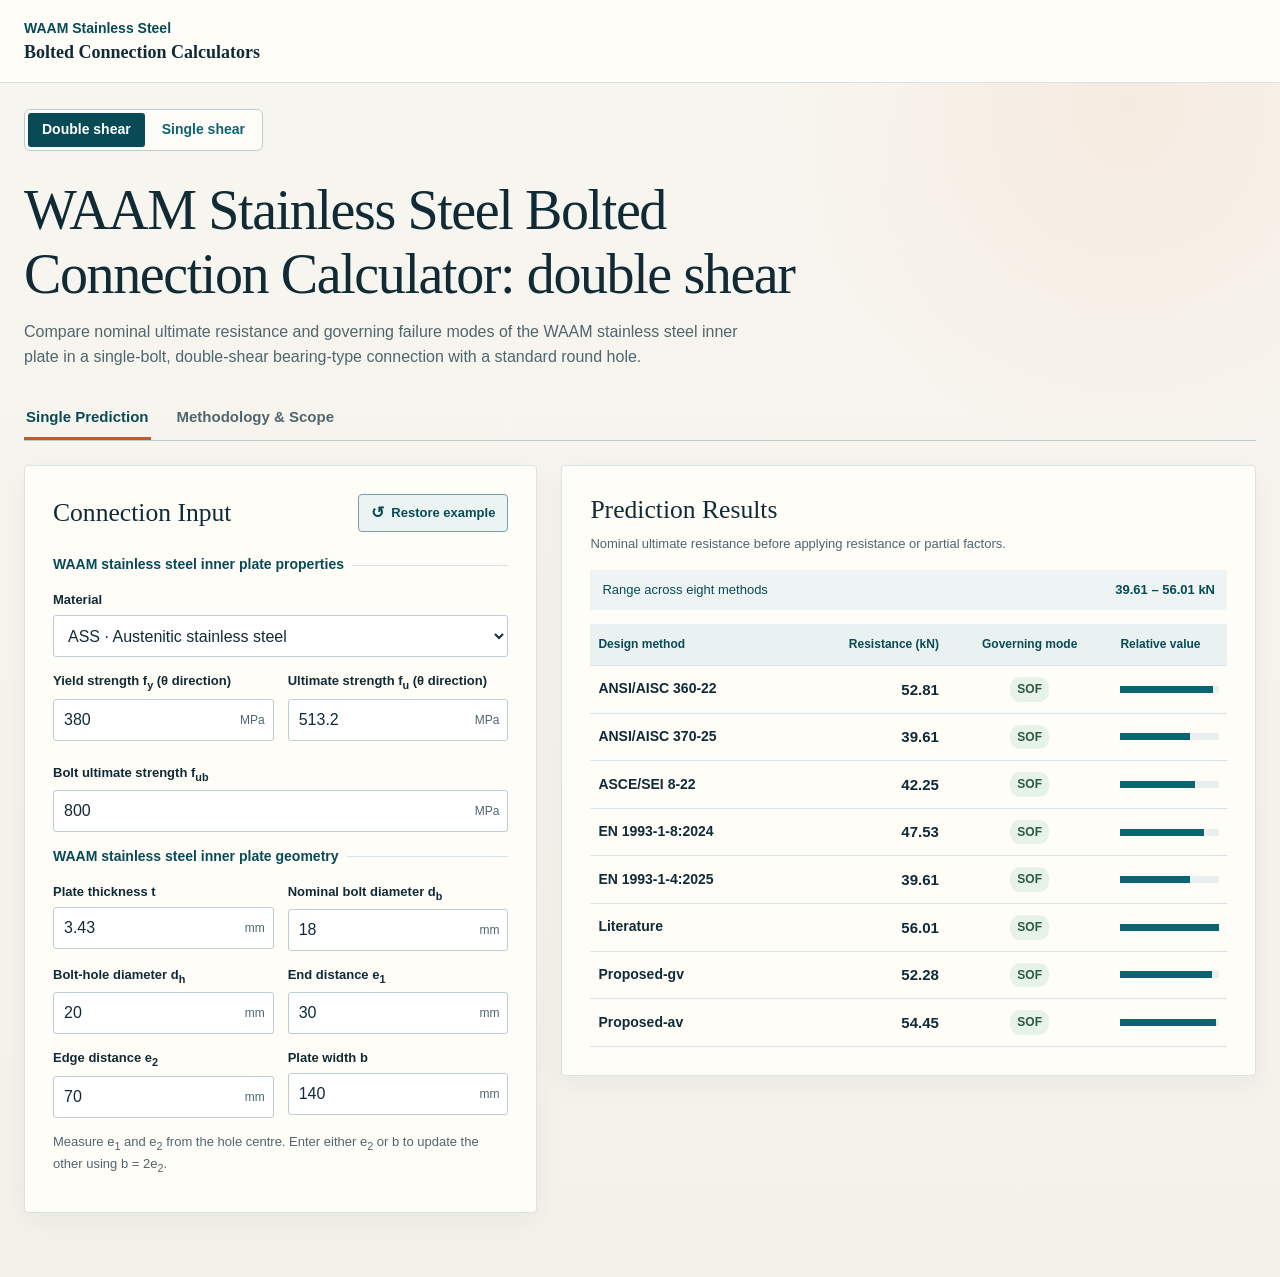
<file: index.html>
<!doctype html>
<html lang="en">
<head>
  <meta charset="utf-8">
  <meta name="viewport" content="width=device-width, initial-scale=1">
  <meta name="description" content="Compare nominal ultimate resistance and governing plate failure modes for WAAM stainless steel double-shear bolted connections.">
  <title>WAAM Stainless Steel Bolted Connection Calculator: double shear</title>
  <link rel="stylesheet" href="calculator-ui.css">
  <script src="calculator.js" defer></script>
  <script src="calculator-tabs.js" defer></script>
  <script src="app.js?v=2" defer></script>
</head>
<body>
  <header class="calculator-banner">
    <p class="calculator-brand calculator-width">WAAM Stainless Steel <span>Bolted Connection Calculators</span></p>
  </header>

  <main class="calculator-width">
    <nav class="lap-switcher" aria-label="Connection type">
      <a href="./" aria-current="page">Double shear</a>
      <a href="single-lap/">Single shear</a>
    </nav>

    <div class="calculator-intro">
      <h1 class="calculator-title">WAAM Stainless Steel Bolted Connection Calculator: double shear</h1>
      <p>Compare nominal ultimate resistance and governing failure modes of the WAAM stainless steel inner plate in a single-bolt, double-shear bearing-type connection with a standard round hole.</p>
    </div>

    <div class="calculator-tabs" role="tablist" aria-label="Calculator sections">
      <button id="prediction-tab" type="button" role="tab" aria-selected="true" aria-controls="prediction">Single Prediction</button>
      <button id="methodology-tab" type="button" role="tab" aria-selected="false" aria-controls="methodology" tabindex="-1">Methodology &amp; Scope</button>
    </div>

    <section id="prediction" class="calculator-layout calculator-tab-panel" role="tabpanel" aria-labelledby="prediction-tab" tabindex="0">
      <form id="calculator-form" class="calculator-panel" novalidate>
        <div class="calculator-card-heading">
          <h2 class="calculator-card-title">Connection Input</h2>
          <button id="reset-button" class="calculator-reset" type="button">
            <span class="reset-icon" aria-hidden="true">↺</span><span>Restore example</span>
          </button>
        </div>

        <fieldset>
          <legend>WAAM stainless steel inner plate properties</legend>
          <label>Material
            <select name="Material">
              <option value="ASS" selected>ASS · Austenitic stainless steel</option>
              <option value="DSS">DSS · Duplex stainless steel</option>
            </select>
          </label>
          <div class="field-pair">
            <label>Yield strength f<sub>y</sub> (θ direction)
              <span class="with-unit"><input name="fy_MPa_theta" type="number" min="0" step="any" value="380"><span>MPa</span></span>
            </label>
            <label>Ultimate strength f<sub>u</sub> (θ direction)
              <span class="with-unit"><input name="fu_MPa_theta" type="number" min="0" step="any" value="513.2"><span>MPa</span></span>
            </label>
          </div>
        </fieldset>

        <label>Bolt ultimate strength f<sub>ub</sub>
          <span class="with-unit"><input name="fub_MPa" type="number" min="0" step="any" value="800"><span>MPa</span></span>
        </label>

        <fieldset>
          <legend>WAAM stainless steel inner plate geometry</legend>
          <div class="field-pair">
            <label>Plate thickness t
              <span class="with-unit"><input name="t_mm" type="number" min="0" step="any" value="3.43"><span>mm</span></span>
            </label>
            <label>Nominal bolt diameter d<sub>b</sub>
              <span class="with-unit"><input name="db_mm" type="number" min="1" max="30" step="1" value="18"><span>mm</span></span>
            </label>
            <label>Bolt-hole diameter d<sub>h</sub>
              <span class="with-unit"><input name="dh_mm" type="number" min="0" step="any" value="20"><span>mm</span></span>
            </label>
            <label>End distance e<sub>1</sub>
              <span class="with-unit"><input name="e1_mm" type="number" min="0" step="any" value="30"><span>mm</span></span>
            </label>
            <label>Edge distance e<sub>2</sub>
              <span class="with-unit"><input id="e2-input" name="e2_mm" type="number" min="0" step="any" value="70" aria-describedby="geometry-note"><span>mm</span></span>
            </label>
            <label>Plate width b
              <span class="with-unit"><input id="b-input" name="b_mm" type="number" min="0" step="any" value="140" aria-describedby="geometry-note"><span>mm</span></span>
            </label>
          </div>
          <p id="geometry-note" class="calculator-note geometry-note">Measure e<sub>1</sub> and e<sub>2</sub> from the hole centre. Enter either e<sub>2</sub> or b to update the other using b = 2e<sub>2</sub>.</p>
        </fieldset>
        <div id="message-box" class="input-message" role="status" aria-atomic="true"></div>
        <noscript><p class="calculator-note">Enable JavaScript to run the calculator.</p></noscript>
      </form>

      <section class="calculator-panel" aria-labelledby="results-heading">
        <h2 id="results-heading" class="calculator-card-title">Prediction Results</h2>
        <p class="calculator-note">Nominal ultimate resistance before applying resistance or partial factors.</p>
        <p id="results-placeholder" class="calculator-note">Waiting for valid inputs.</p>
        <div id="result-summary" class="prediction-range" hidden>
          <span>Range across eight methods</span>
          <strong id="result-range"></strong>
        </div>
        <table id="result-table" class="calculator-result-table with-relative-values" aria-labelledby="results-heading" hidden>
          <thead>
            <tr><th scope="col">Design method</th><th scope="col">Resistance (kN)</th><th scope="col">Governing mode</th><th scope="col">Relative value</th></tr>
          </thead>
          <tbody id="results-body"></tbody>
        </table>
      </section>
    </section>

    <section id="methodology" class="methodology calculator-tab-panel" role="tabpanel" aria-labelledby="methodology-tab" tabindex="0" hidden>
      <article class="calculator-panel">
        <h2 class="calculator-card-title">Scope and Input Limits</h2>
        <p>The model evaluates the inner WAAM austenitic or duplex stainless steel plate in a non-preloaded, single-bolt, double-shear bearing-type connection with a standard circular hole. Bolt failure, frictional slip, bolt pretension and outer cover plate failure are outside the scope.</p>
        <p>Use positive dimensions and plate strengths in the loading direction, with f<sub>y</sub> ≤ f<sub>u</sub>. Use a whole-number d<sub>b</sub> up to 30 mm. The hole diameter may include decimals and must satisfy the calculator's standard-hole clearance check. Both distances must exceed d<sub>h</sub>/2 and b = 2e<sub>2</sub>.</p>
        <p>For the proposed methods, use e<sub>1</sub>/d<sub>h</sub> ≥ 1.2, e<sub>2</sub>/d<sub>h</sub> ≥ 1.2 and t ≤ 5 mm as recommended limits. Results outside these conditions are extrapolations.</p>
      </article>

      <article class="calculator-panel">
        <h2 class="calculator-card-title">Governing Plate Resistance</h2>
        <p>Each method reports the smallest of the net-section rupture (NSR), shear-out or end-distance-controlled (SOF), and bearing (BF) resistances.</p>
      </article>

      <article class="calculator-panel">
        <h2 class="calculator-card-title">Design Methods</h2>
        <dl class="method-list">
          <div><dt>ANSI/AISC 360-22</dt><dd>Provisions for structural steel buildings. The comparison uses net-section rupture, the net shear plane and a bearing cap.</dd></div>
          <div><dt>ANSI/AISC 370-25</dt><dd>Provisions for structural stainless steel buildings. The comparison uses net-section rupture, the gross shear plane and a bearing cap.</dd></div>
          <div><dt>ASCE/SEI 8-22</dt><dd>Provisions for cold-formed stainless steel members. The comparison uses modified net-section rupture, the net shear plane and the double-shear bearing cap.</dd></div>
          <div><dt>EN 1993-1-8:2024</dt><dd>Provisions for steel joints. The comparison uses net-section rupture and decomposes the bearing resistance into an end-distance branch and a bearing cap.</dd></div>
          <div><dt>EN 1993-1-4:2025</dt><dd>Provisions for stainless steel structures. The comparison uses net-section rupture and edge-distance-dependent shear-out and bearing branches.</dd></div>
          <div><dt>Literature</dt><dd>The comparison uses the shear-out expression of Guo et al. and the bearing cap of Teh and Uz.</dd></div>
          <div><dt>Proposed-gv</dt><dd>Recalibrated gross shear-plane method for WAAM austenitic and duplex stainless steel.</dd></div>
          <div><dt>Proposed-av</dt><dd>Recalibrated active shear-plane method for WAAM austenitic and duplex stainless steel.</dd></div>
        </dl>
      </article>

      <article class="calculator-panel references">
        <h2 class="calculator-card-title">Standards and Research References</h2>
        <ul>
          <li>ANSI/AISC 360-22. <cite>Specification for Structural Steel Buildings.</cite> AISC, 2022.</li>
          <li>ANSI/AISC 370-25. <cite>Specification for Structural Stainless Steel Buildings.</cite> AISC, 2025.</li>
          <li>ASCE/SEI 8-22. <cite>Specification for the Design of Cold-Formed Stainless Steel Structural Members.</cite> ASCE, 2022.</li>
          <li>EN 1993-1-8:2024. <cite>Eurocode 3 — Part 1-8: Joints.</cite> CEN, 2024.</li>
          <li>EN 1993-1-4:2025. <cite>Eurocode 3 — Part 1-4: Stainless Steel Structures.</cite> CEN, 2025.</li>
          <li>Supporting standards: EN 1993-1-1:2022, AISI S100-24, and EN 1990:2023.</li>
          <li>Guo X, Kyvelou P, Ye J, Teh LH, Gardner L. <cite>Thin-Walled Structures</cite> 181 (2022), 110029.</li>
          <li>Teh LH, Uz ME. <cite>Journal of Structural Engineering</cite> 141(6) (2015), 04014152.</li>
          <li>Teh LH, Uz ME. <cite>Journal of Structural Engineering</cite> 142(11) (2016), 04016098.</li>
          <li>Xing HY, Teh LH, Jiang ZY, Ahmed A. <cite>Journal of Structural Engineering</cite> 146(4) (2020), 04020018.</li>
          <li>Zuo W, Chen MT, Zhao O, Gardner L. <cite>Journal of Structural Engineering</cite> 151(2) (2025), 04024205.</li>
          <li>Zuo W, Chen MT, Liu SW, Yun X, Zhao O, Huang Y, Cheng B. <cite>Engineering Structures</cite> 317 (2024), 118501.</li>
        </ul>
      </article>
    </section>
  </main>
</body>
</html>
</file>
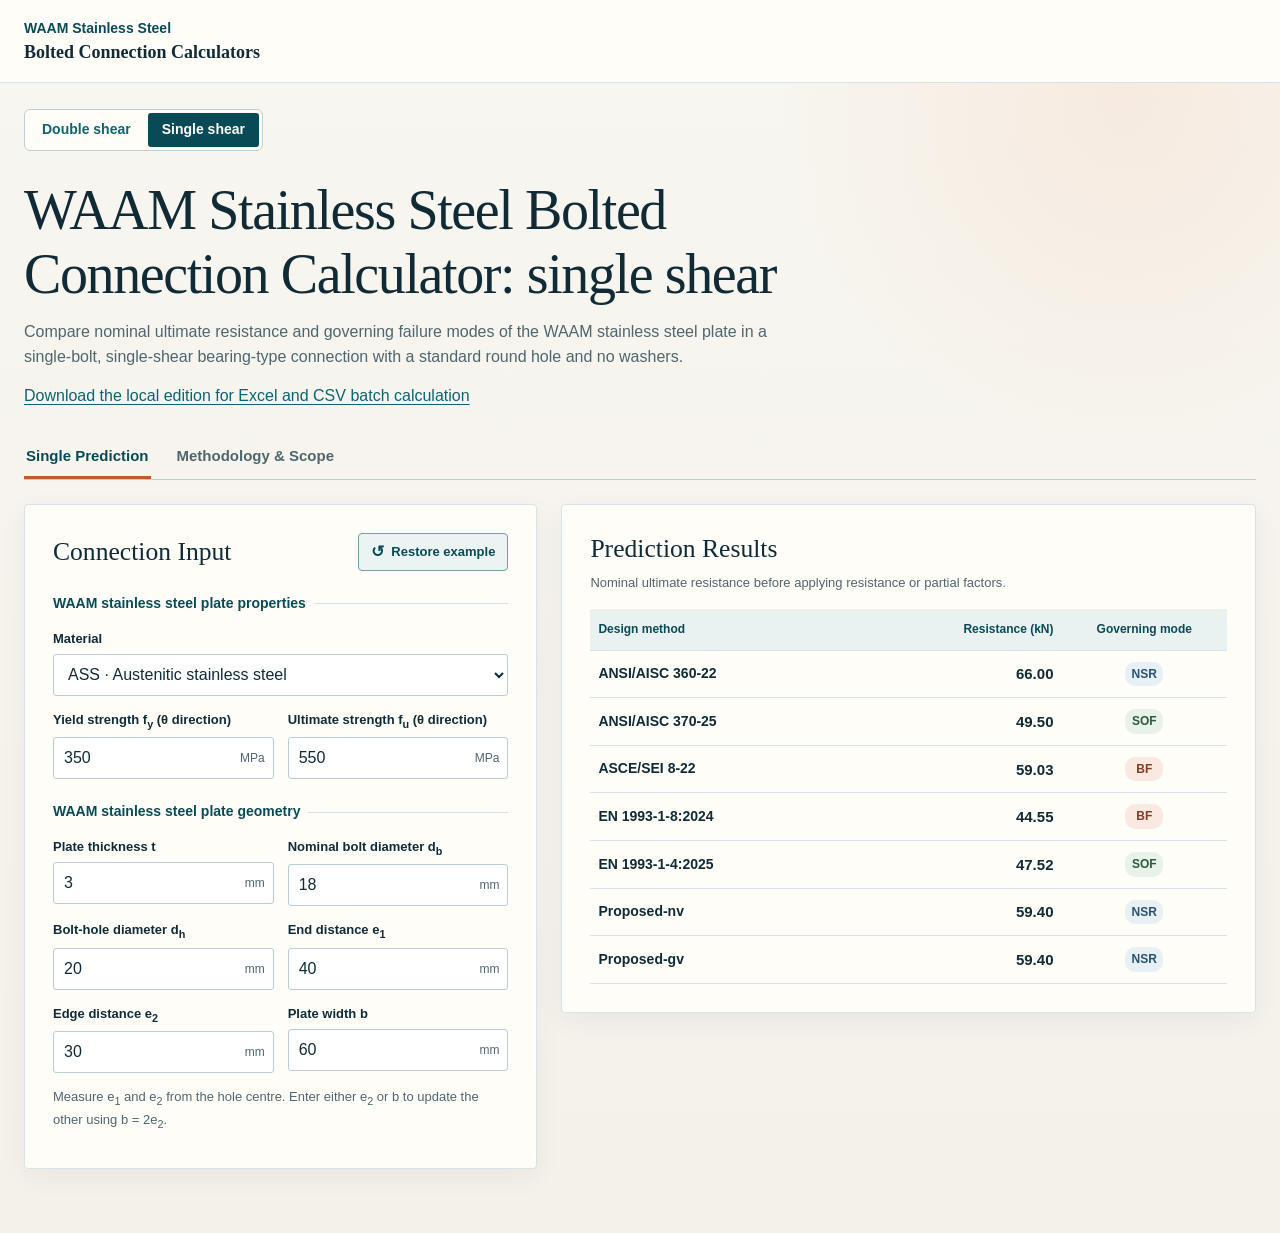
<file: single-lap/index.html>
<!doctype html>
<html lang="en">
<head>
  <meta charset="utf-8">
  <meta name="viewport" content="width=device-width, initial-scale=1">
  <meta name="description" content="Compare nominal ultimate resistance and governing plate failure modes for WAAM stainless steel single-lap bolted connections.">
  <title>WAAM Stainless Steel Bolted Connection Calculator: single shear</title>
  <link rel="stylesheet" href="../calculator-ui.css">
  <script src="calculator.js?v=2" defer></script>
  <script src="../calculator-tabs.js" defer></script>
  <script src="app.js?v=3" defer></script>
</head>
<body class="single-lap-page">
  <header class="calculator-banner">
    <p class="calculator-brand calculator-width">WAAM Stainless Steel <span>Bolted Connection Calculators</span></p>
  </header>

  <main class="calculator-width">
    <nav class="lap-switcher" aria-label="Connection type">
      <a href="../">Double shear</a>
      <a href="./" aria-current="page">Single shear</a>
    </nav>

    <div class="calculator-intro">
      <h1 class="calculator-title">WAAM Stainless Steel Bolted Connection Calculator: single shear</h1>
      <p>Compare nominal ultimate resistance and governing failure modes of the WAAM stainless steel plate in a single-bolt, single-shear bearing-type connection with a standard round hole and no washers.</p>
      <p id="single-shear-download"><a href="../downloads/WAAM-Bolted-Connection-Calculator-single-shear-local.zip">Download the local edition for Excel and CSV batch calculation</a></p>
    </div>

    <div class="calculator-tabs" role="tablist" aria-label="Calculator sections">
      <button id="prediction-tab" type="button" role="tab" aria-selected="true" aria-controls="prediction">Single Prediction</button>
      <button id="methodology-tab" type="button" role="tab" aria-selected="false" aria-controls="methodology" tabindex="-1">Methodology &amp; Scope</button>
    </div>

    <section id="prediction" class="calculator-layout calculator-tab-panel" role="tabpanel" aria-labelledby="prediction-tab" tabindex="0">
      <form id="connection-input" class="calculator-panel" novalidate>
        <div class="calculator-card-heading">
          <h2 class="calculator-card-title">Connection Input</h2>
          <button id="restore-example" class="calculator-reset" type="button">
            <span class="reset-icon" aria-hidden="true">↺</span><span>Restore example</span>
          </button>
        </div>

        <fieldset>
          <legend>WAAM stainless steel plate properties</legend>
          <label>Material
            <select name="material">
              <option value="ASS" selected>ASS · Austenitic stainless steel</option>
              <option value="DSS">DSS · Duplex stainless steel</option>
            </select>
          </label>
          <div class="field-pair">
            <label>Yield strength f<sub>y</sub> (θ direction)
              <span class="with-unit"><input name="fy" type="number" step="any" value="350"><span>MPa</span></span>
            </label>
            <label>Ultimate strength f<sub>u</sub> (θ direction)
              <span class="with-unit"><input name="fu" type="number" step="any" value="550"><span>MPa</span></span>
            </label>
          </div>
        </fieldset>

        <fieldset>
          <legend>WAAM stainless steel plate geometry</legend>
          <div class="field-pair">
            <label>Plate thickness t
              <span class="with-unit"><input name="t" type="number" step="any" value="3"><span>mm</span></span>
            </label>
            <label>Nominal bolt diameter d<sub>b</sub>
              <span class="with-unit"><input name="db" type="number" min="1" max="30" step="1" value="18"><span>mm</span></span>
            </label>
            <label>Bolt-hole diameter d<sub>h</sub>
              <span class="with-unit"><input name="dh" type="number" step="any" value="20"><span>mm</span></span>
            </label>
            <label>End distance e<sub>1</sub>
              <span class="with-unit"><input name="e1" type="number" step="any" value="40"><span>mm</span></span>
            </label>
            <label>Edge distance e<sub>2</sub>
              <span class="with-unit"><input name="e2" type="number" step="any" value="30" aria-describedby="geometry-note"><span>mm</span></span>
            </label>
            <label>Plate width b
              <span class="with-unit"><input name="b" type="number" step="any" value="60" aria-describedby="geometry-note"><span>mm</span></span>
            </label>
          </div>
          <p id="geometry-note" class="calculator-note geometry-note">Measure e<sub>1</sub> and e<sub>2</sub> from the hole centre. Enter either e<sub>2</sub> or b to update the other using b = 2e<sub>2</sub>.</p>
        </fieldset>
        <div id="input-message" class="input-message" role="status" aria-atomic="true"></div>
        <noscript><p class="calculator-note">Enable JavaScript to run the calculator.</p></noscript>
      </form>

      <section class="calculator-panel" aria-labelledby="results-heading">
        <h2 id="results-heading" class="calculator-card-title">Prediction Results</h2>
        <p class="calculator-note">Nominal ultimate resistance before applying resistance or partial factors.</p>
        <p id="results-placeholder" class="calculator-note">Waiting for valid inputs.</p>
        <table id="result-table" class="calculator-result-table" aria-labelledby="results-heading" hidden>
          <thead>
            <tr><th scope="col">Design method</th><th scope="col">Resistance (kN)</th><th scope="col">Governing mode</th></tr>
          </thead>
          <tbody id="method-results"></tbody>
        </table>
      </section>
    </section>

    <section id="methodology" class="methodology calculator-tab-panel" role="tabpanel" aria-labelledby="methodology-tab" tabindex="0" hidden>
      <article class="calculator-panel">
        <h2 class="calculator-card-title">Scope and Input Limits</h2>
        <p>The model evaluates the WAAM austenitic or duplex stainless steel plate in a non-preloaded, single-bolt, single-lap connection loaded in tension. The round hole is centred across the plate width. The companion plate is assumed to remain intact. Bolt failure, companion plate failure and frictional slip are outside the plate resistance model.</p>
        <p>Use positive dimensions and measured or specified plate strengths in the direction of loading, at angle θ to the printing direction. The nominal bolt diameter is a whole number in millimetres. The hole diameter may include decimals and must satisfy the calculator's standard-hole clearance check.</p>
        <p>For the proposed methods, use e<sub>1</sub>/d<sub>h</sub> ≥ 1.2, e<sub>2</sub>/d<sub>h</sub> ≥ 1.2 and t ≤ 5 mm as recommended limits. The parametric study considered thicknesses of 3 and 5 mm. Values outside the recommended limits are extrapolations.</p>
      </article>

      <article class="calculator-panel">
        <h2 class="calculator-card-title">Governing Plate Resistance</h2>
        <p>Each standard and proposed method reports the smallest of the net-section rupture (NSR), shear-out or end-distance-controlled (SOF), and bearing (BF) resistances. In the Eurocode comparisons, SOF identifies the end-distance branch of the bearing equation. BF identifies the bearing cap.</p>
        <p>Bolt tilting, end curling and localised tearing may accompany failure in single shear.</p>
      </article>

      <article class="calculator-panel">
        <h2 class="calculator-card-title">Design Methods</h2>
        <dl class="method-list">
          <div>
            <dt>ANSI/AISC 360-22</dt>
            <dd>Provisions for structural steel buildings. The comparison uses the net shear plane and a bearing coefficient of 3.0.</dd>
          </div>
          <div>
            <dt>ANSI/AISC 370-25</dt>
            <dd>Provisions for structural stainless steel buildings. The comparison uses the gross shear plane and a bearing coefficient of 2.5 when e<sub>2</sub>/d<sub>h</sub> &gt; 1.5, or 2.0 otherwise.</dd>
          </div>
          <div>
            <dt>ASCE/SEI 8-22</dt>
            <dd>Provisions for cold-formed stainless steel structural members. The single-shear bearing coefficient is 2.65 × 0.75 for the no-washer configuration. Results for t &gt; 4.7625 mm are shown for comparison outside the thickness scope used in the study.</dd>
          </div>
          <div>
            <dt>EN 1993-1-8:2024</dt>
            <dd>Provisions for structural steel joints. The study's single-lap comparison uses a gross shear plane, k<sub>m</sub> = 1.0 for f<sub>y</sub> ≤ 460 MPa and 0.9 otherwise, and a bearing cap of 1.5d<sub>b</sub>tf<sub>u</sub>.</dd>
          </div>
          <div>
            <dt>EN 1993-1-4:2025</dt>
            <dd>Supplementary provisions for stainless steel structures. The thin single-lap branch applies at t ≤ 4 mm with a bearing coefficient of 1.6. For t &gt; 4 mm the shear and bearing branches depend on e<sub>2</sub>/d<sub>h</sub>.</dd>
          </div>
          <div>
            <dt>Proposed-nv and Proposed-gv</dt>
            <dd>Both methods use C<sub>n,pro</sub> = 0.85 + 0.15d<sub>h</sub>/b for net-section rupture and a bearing cap of 2.2d<sub>b</sub>tf<sub>u</sub>. Proposed-nv retains the AISC 360 net shear-plane expression. Proposed-gv uses a gross shear-plane coefficient of 1.1 on (e<sub>1</sub>/d<sub>h</sub>)d<sub>b</sub>tf<sub>u</sub>.</dd>
          </div>
        </dl>
      </article>

      <article class="calculator-panel references">
        <h2 class="calculator-card-title">Standards and Research References</h2>
        <ul>
          <li>ANSI/AISC 360-22. <cite>Specification for Structural Steel Buildings.</cite> AISC, 2022. <a href="https://www.aisc.org/aisc/publications/current-standards/aisc-360">AISC publication</a></li>
          <li>ANSI/AISC 370-25. <cite>Specification for Structural Stainless Steel Buildings.</cite> AISC, 2025. <a href="https://www.aisc.org/aisc/publications/current-standards/aisc-370/">AISC publication</a></li>
          <li>ASCE/SEI 8-22. <cite>Specification for the Design of Cold-Formed Stainless Steel Structural Members.</cite> ASCE, 2022. <a href="https://doi.org/10.1061/9780784415955">ASCE publication</a></li>
          <li>EN 1993-1-8:2024. <cite>Eurocode 3 — Design of steel structures — Part 1-8: Joints.</cite> CEN, 2024. <a href="https://doi.org/10.3403/30427431">BSI publication</a></li>
          <li>EN 1993-1-4:2025. <cite>Eurocode 3 — Design of steel structures — Part 1-4: Stainless steel structures.</cite> CEN, 2025. <a href="https://webstore.ansi.org/preview-pages/BSI/preview_30397916.pdf">Standard preview</a></li>
          <li>Guo X, Kyvelou P, Ye J, Teh LH, Gardner L. Experimental investigation of wire arc additively manufactured steel single-lap shear bolted connections. <cite>Thin-Walled Structures</cite> 181 (2022), 110029. <a href="https://doi.org/10.1016/j.tws.2022.110029">Article</a></li>
          <li>Teh LH, Uz ME. Ultimate Tilt-Bearing Capacity of Bolted Connections in Cold-Reduced Steel Sheets. <cite>Journal of Structural Engineering</cite> 143(4) (2017), 04016206. <a href="https://doi.org/10.1061/(ASCE)ST.1943-541X.0001702">Article</a></li>
          <li>Zuo W, Chen MT, Zhao O, Su A, Liu SW, Xu F, Huang Y, Cheng B.
            Behavior of wire arc additively manufactured 316L austenitic stainless steel single shear bolted connections.
            <cite>Thin-Walled Structures</cite> 202 (2024), 112075.
            <a href="https://doi.org/10.1016/j.tws.2024.112075">10.1016/j.tws.2024.112075</a></li>
          <li>Zuo W, Chen MT, Zhao O, Su A, Liu SW, Yun X, Xu F.
            Structural performance of wire arc additively manufactured duplex stainless steel single-lap shear bolted connections.
            <cite>Engineering Structures</cite> 319 (2024), 118706.
            <a href="https://doi.org/10.1016/j.engstruct.2024.118706">10.1016/j.engstruct.2024.118706</a></li>
          <li>Zuo W, Huang Y, Chen MT, Young B. <cite>Numerical study and design of single-shear bolted connections made of wire arc additive manufacturing stainless steel.</cite> Research manuscript.</li>
        </ul>
      </article>
    </section>
  </main>
</body>
</html>
</file>
<file: calculator-ui.css>
:root {
  color-scheme: light;
  --ink: #102b36;
  --teal: #0b6471;
  --dark: #084b56;
  --muted: #4f666e;
  --line: #d8e3e7;
  --surface: #fffdf8;
  --font-sans: Inter, "Segoe UI", Arial, sans-serif;
}

* { box-sizing: border-box; }
[hidden] { display: none !important; }

body {
  margin: 0;
  min-height: 100vh;
  background: radial-gradient(circle at 88% 8%, rgba(229, 123, 67, .09), transparent 22rem),
    linear-gradient(#f8f6f0, #f4f1ea);
  color: var(--ink);
  font: 1rem/1.55 var(--font-sans);
}

button, input, select { font: inherit; }
a { color: var(--teal); text-underline-offset: .2em; }

:is(a, button, input, select, [tabindex]):focus-visible {
  outline: 2px solid var(--teal);
  outline-offset: 3px;
}

.calculator-width {
  width: min(1232px, calc(100% - 40px));
  margin-inline: auto;
}

.calculator-banner {
  padding: 18px 0;
  border-bottom: 1px solid var(--line);
  background: var(--surface);
}

.calculator-brand {
  margin-block: 0;
  color: var(--dark);
  font-size: .875rem;
  font-weight: 700;
  line-height: 1.55;
}

.calculator-brand span {
  display: block;
  color: var(--ink);
  font: 600 1.125rem/1.35 Georgia, serif;
}

.lap-switcher {
  display: inline-flex;
  flex-wrap: wrap;
  gap: 3px;
  margin-top: 26px;
  padding: 3px;
  border: 1px solid #bdcfd4;
  border-radius: 6px;
  background: var(--surface);
}

.lap-switcher a {
  padding: 6px 14px;
  border-radius: 3px;
  color: var(--teal);
  font-size: .875rem;
  font-weight: 670;
  text-decoration: none;
}

.lap-switcher a:hover { background: #e4efee; }
.lap-switcher a[aria-current="page"] { background: var(--dark); color: #fff; }

.calculator-intro { padding: 28px 0 24px; }

.calculator-intro .calculator-title {
  max-width: 880px;
  margin: 0;
  color: var(--ink);
  font: 500 clamp(2rem, 4.8vw, 3.5rem)/1.14 Georgia, serif;
  letter-spacing: -.025em;
}

.calculator-intro p {
  max-width: 750px;
  margin: 14px 0 0;
  color: var(--muted);
  font-size: 1rem;
  line-height: 1.55;
}

.calculator-tabs {
  display: flex;
  flex-wrap: wrap;
  justify-content: flex-start;
  gap: 0 24px;
  border-bottom: 1px solid #bcced3;
}

.calculator-tabs button {
  padding: 11px 2px 9px;
  border: 0;
  border-bottom: 3px solid transparent;
  background: transparent;
  color: var(--muted);
  font-size: .9375rem;
  font-weight: 680;
  line-height: 1.55;
  text-align: left;
  cursor: pointer;
}

.calculator-tabs button:hover { color: var(--dark); }
.calculator-tabs button[aria-selected="true"] {
  border-bottom-color: #bd5d2e;
  color: var(--dark);
}

.calculator-tab-panel { padding: 24px 0 64px; }

.calculator-layout {
  display: grid;
  grid-template-columns: minmax(330px, .85fr) minmax(390px, 1.15fr);
  align-items: start;
  gap: 24px;
}

.calculator-panel {
  min-width: 0;
  padding: clamp(16px, 2.6vw, 28px);
  border: 1px solid var(--line);
  border-radius: 4px;
  background: var(--surface);
  box-shadow: 0 8px 28px rgba(14, 47, 57, .05);
}

.calculator-panel .calculator-card-heading {
  display: flex;
  flex-wrap: wrap;
  align-items: center;
  justify-content: space-between;
  gap: 10px;
  margin-bottom: 22px;
}

.calculator-panel .calculator-card-title {
  margin: 0;
  color: var(--ink);
  font: 500 clamp(1.3rem, 2vw, 1.65rem)/1.25 Georgia, serif;
}

button.calculator-reset {
  display: inline-flex;
  align-items: center;
  gap: 7px;
  padding: 8px 12px;
  border: 1px solid #75a0a6;
  border-radius: 4px;
  background: #ebf4f3;
  color: var(--dark);
  font-size: .8125rem;
  font-weight: 700;
  line-height: 1.55;
  white-space: nowrap;
  box-shadow: none;
  cursor: pointer;
  transition: background-color .15s, box-shadow .15s;
}

button.calculator-reset:hover { background: #d9eae8; box-shadow: 0 2px 6px rgba(8, 75, 86, .15); }
button.calculator-reset:active { background: #c9dfdd; box-shadow: none; }
.calculator-reset .reset-icon { display: inline-block; font-size: 1rem; line-height: 1; }

.calculator-panel .calculator-note {
  margin: 8px 0 16px;
  color: var(--muted);
  font-size: .8125rem;
  line-height: 1.55;
}

.calculator-panel .geometry-note { margin: 0; }

fieldset {
  min-inline-size: 0;
  margin: 0 0 8px;
  padding: 14px 0 0;
  border: 0;
  border-top: 1px solid var(--line);
}

legend { padding: 0 8px 0 0; color: var(--dark); font-size: .875rem; font-weight: 700; }
.field-pair { display: grid; grid-template-columns: repeat(2, minmax(0, 1fr)); gap: 0 14px; }
label { display: block; margin-bottom: 14px; font-size: .8125rem; font-weight: 630; }

input, select {
  display: block;
  width: 100%;
  height: 42px;
  margin-top: 5px;
  padding: 0 10px;
  border: 1px solid #bacdd2;
  border-radius: 3px;
  background: #fff;
  color: var(--ink);
  font-size: 1rem;
  font-weight: 400;
}

.with-unit { position: relative; display: block; }
.with-unit input { padding-right: 56px; }

.with-unit > span {
  position: absolute;
  top: 50%;
  right: 9px;
  color: var(--muted);
  font-size: .75rem;
  font-weight: 500;
  transform: translateY(-50%);
  pointer-events: none;
}

.input-message {
  margin-top: 10px;
  padding: 10px 12px;
  border-left: 3px solid #ab543b;
  background: #fff0e9;
  color: #7b3121;
  font-size: .8125rem;
}

.input-message[data-kind="warning"] { border-color: #9a6a2b; background: #fff5db; color: #704b1d; }
.input-message:empty { margin: 0; padding: 0; border: 0; }

.calculator-result-table {
  min-width: 0;
  width: 100%;
  border-collapse: collapse;
  table-layout: fixed;
}

.calculator-result-table :is(th, td) {
  padding: 11px 8px;
  border-bottom: 1px solid var(--line);
  vertical-align: middle;
  overflow-wrap: anywhere;
}

.calculator-result-table th { text-align: left; }
.calculator-result-table thead th {
  background: #eaf2f1;
  color: var(--dark);
  font-size: .75rem;
  letter-spacing: normal;
  text-transform: none;
}
.calculator-result-table tbody :is(th, td) { font-size: .875rem; }
.calculator-result-table :is(th, td):nth-child(2) { width: 25%; text-align: right; }
.calculator-result-table :is(th, td):nth-child(3) { width: 26%; text-align: center; }
.calculator-result-table.with-relative-values :is(th, td):nth-child(4) { width: 18%; }
.calculator-result-table .resistance {
  font: 680 .9375rem/1.55 Inter, "Segoe UI", Arial, sans-serif;
  font-variant-numeric: tabular-nums;
}
.calculator-result-table .mode-badge {
  display: inline-block;
  min-width: 3.2em;
  padding: 3px 6px;
  border-radius: 10px;
  font-size: .75rem;
  font-weight: 750;
  text-decoration: none;
}
.calculator-result-table .nsr { background: #e7f0f5; color: #265470; }
.calculator-result-table .sof { background: #e7f2e9; color: #2b5b3d; }
.calculator-result-table .bf { background: #f9e9e0; color: #843b20; }
.scope-note {
  display: block;
  margin-top: 2px;
  color: #79511f;
  font-size: .75rem;
  font-weight: 550;
}

.prediction-range {
  display: flex;
  flex-wrap: wrap;
  justify-content: space-between;
  align-items: baseline;
  gap: 4px 16px;
  margin: 0 0 14px;
  padding: 10px 12px;
  background: #edf4f3;
  color: var(--dark);
  font-size: .8125rem;
}

.bar-track { height: 7px; overflow: hidden; background: #e9eeee; }
.bar-fill { display: block; height: 100%; background: var(--teal); }

.methodology { display: grid; gap: 16px; }
.methodology :is(p, dd), .references li { color: var(--muted); font-size: .9375rem; }
.methodology p:last-child { margin-bottom: 0; }
.method-list { margin: 12px 0 0; }
.method-list div { padding: 12px 0; border-bottom: 1px solid var(--line); }
.method-list div:last-child { padding-bottom: 0; border-bottom: 0; }
.method-list dt { font-weight: 700; }
.method-list dd { margin: 4px 0 0; }
.references ul { margin: 12px 0 0; padding-inline-start: 1.25em; }
.references li { overflow-wrap: anywhere; }
.references li + li { margin-top: 8px; }

@media (max-width: 820px) {
  .calculator-layout { grid-template-columns: 1fr; }
}

@media (max-width: 550px) {
  .calculator-result-table.with-relative-values :is(th, td):nth-child(4) { display: none; }
}

@media (max-width: 420px) {
  .calculator-width { width: calc(100% - 28px); }
  .lap-switcher { margin-top: 20px; }
  .calculator-intro { padding-top: 22px; }
  .calculator-tabs button { font-size: .875rem; }
  .field-pair { grid-template-columns: 1fr; }
  .calculator-result-table :is(th, td) { padding-inline: 5px; }
}

@media (prefers-reduced-motion: reduce) {
  button.calculator-reset { transition: none; }
}
</file>
